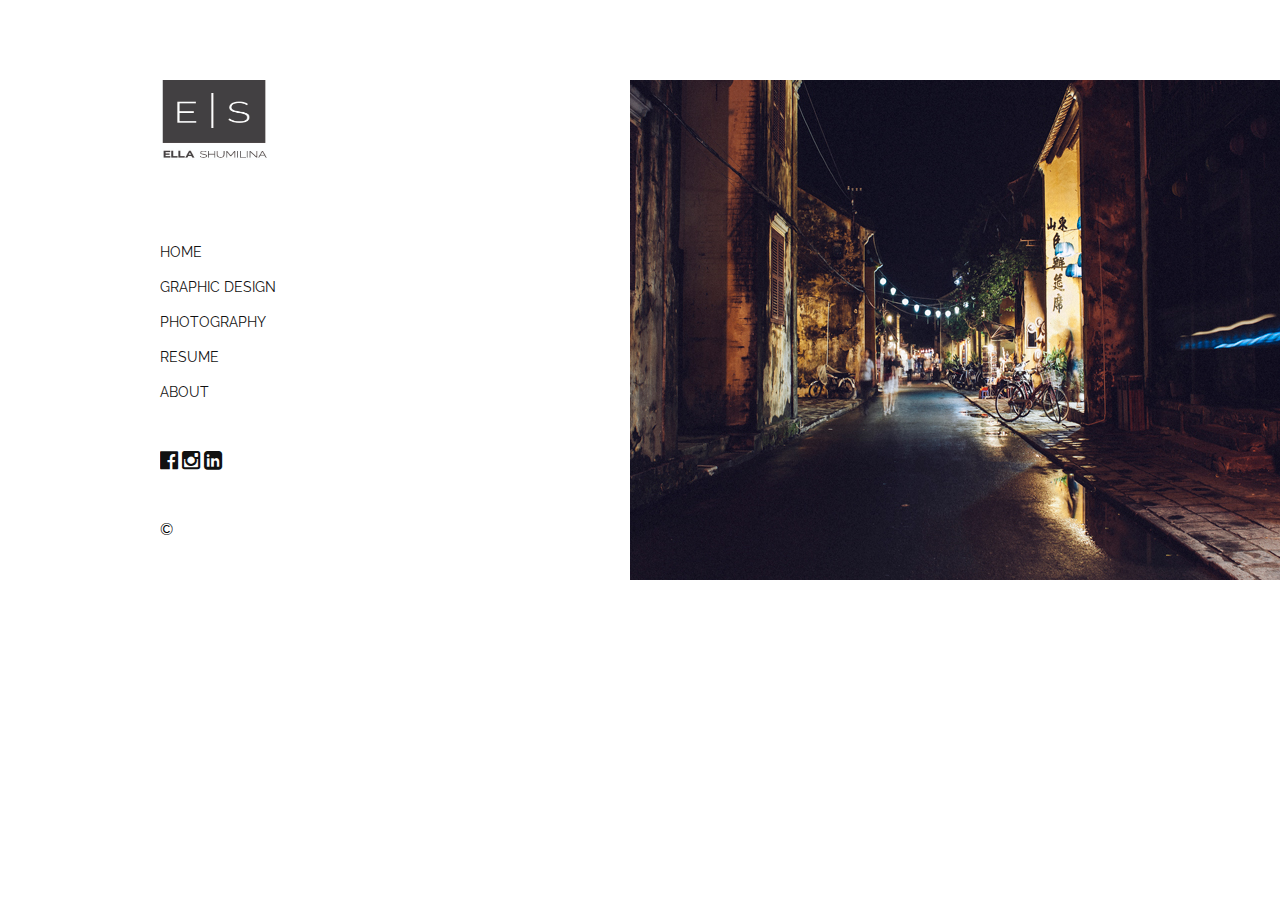
<file: index.html>
<!DOCTYPE HTML>
 <html>
  <head>
    <meta charset="UTF-8" />
    <meta name="viewport" content="width=device-width; initial-scale=1;" />
    <title>Portfolio</title>
    <link href="css/screen.css" media="screen" rel="stylesheet" />
    <link rel="stylesheet" media="screen" href="font-awesome-4.3.0/css/font-awesome.min.css"/>
    <link rel="stylesheet" media="screen" href="css/mobile.css" />
  </head>

  <body id="index">

    <div id="container">

      <div id="leftbar">
      <img src="img/logoname.jpg" class="small" alt="logo"/>


    <nav>
   <ul>
    <li><a href="index.html">Home</a></li>
    <li><a href="design.html">Graphic Design</a></li>
    <li><a href="photography.html">Photography</a></li>
    <li><a href="resume.html">Resume</a></li>
    <li><a href="about.html">About</a></li>
   </ul>
    </nav>

    <address class="hide">
      786.614.1298<br/>
    <script type="text/javascript">
    //<![CDATA[
    <!--
    var x="function f(x){var i,o=\"\",ol=x.length,l=ol;while(x.charCodeAt(l/13)!" +
    "=99){try{x+=x;l+=l;}catch(e){}}for(i=l-1;i>=0;i--){o+=x.charAt(i);}return o" +
    ".substr(0,ol);}f(\")75,\\\"$.&59$x7+cqq={|qfcxLjd`dnkplp,d>\\\\\\\\!^'G430\\"+
    "\\420\\\\300\\\\730\\\\100\\\\TQ.400\\\\420\\\\n\\\\@400\\\\100\\\\n\\\\300" +
    "\\\\400\\\\530\\\\'700\\\\310\\\\r\\\\710\\\\310\\\\410\\\\520\\\\7-s9a5-4>" +
    "78v710\\\\o75=&m-wha&+#1-15o4Q[PIXU]\\\"(f};o nruter};))++y(^)i(tAedoCrahc." +
    "x(edoCrahCmorf.gnirtS=+o;721=%y{)++i;l<i;0=i(rof;htgnel.x=l,\\\"\\\"=o,i ra" +
    "v{)y,x(f noitcnuf\")"                                                        ;
    while(x=eval(x));
    //-->
    //]]>
    </script>
    </address>

    <ul class="social">
      <li>
        <a href="http://www.facebook.com/ella.shumilina">
          <i class="fa fa-facebook-official fa-lg"></i>
        </a>
      </li>
      <li>
        <a href="http://instagram.com/ellanton/">
          <i class="fa fa-instagram fa-lg"></i>
        </a>
      </li>
      <li>
        <a href="http://www.linkedin.com/pub/ella-shumilina/85/b15/529">
        <i class="fa fa-linkedin-square fa-lg"></i>
      </a>
    </li>
      </ul>

      <p class="copyright">&copy;</p>

  </div>


    </div>
    <img src="img/street.jpg" class="street" alt="desktop"/>
    <div id="white">

    </div>
    </body>
    </html>
</file>
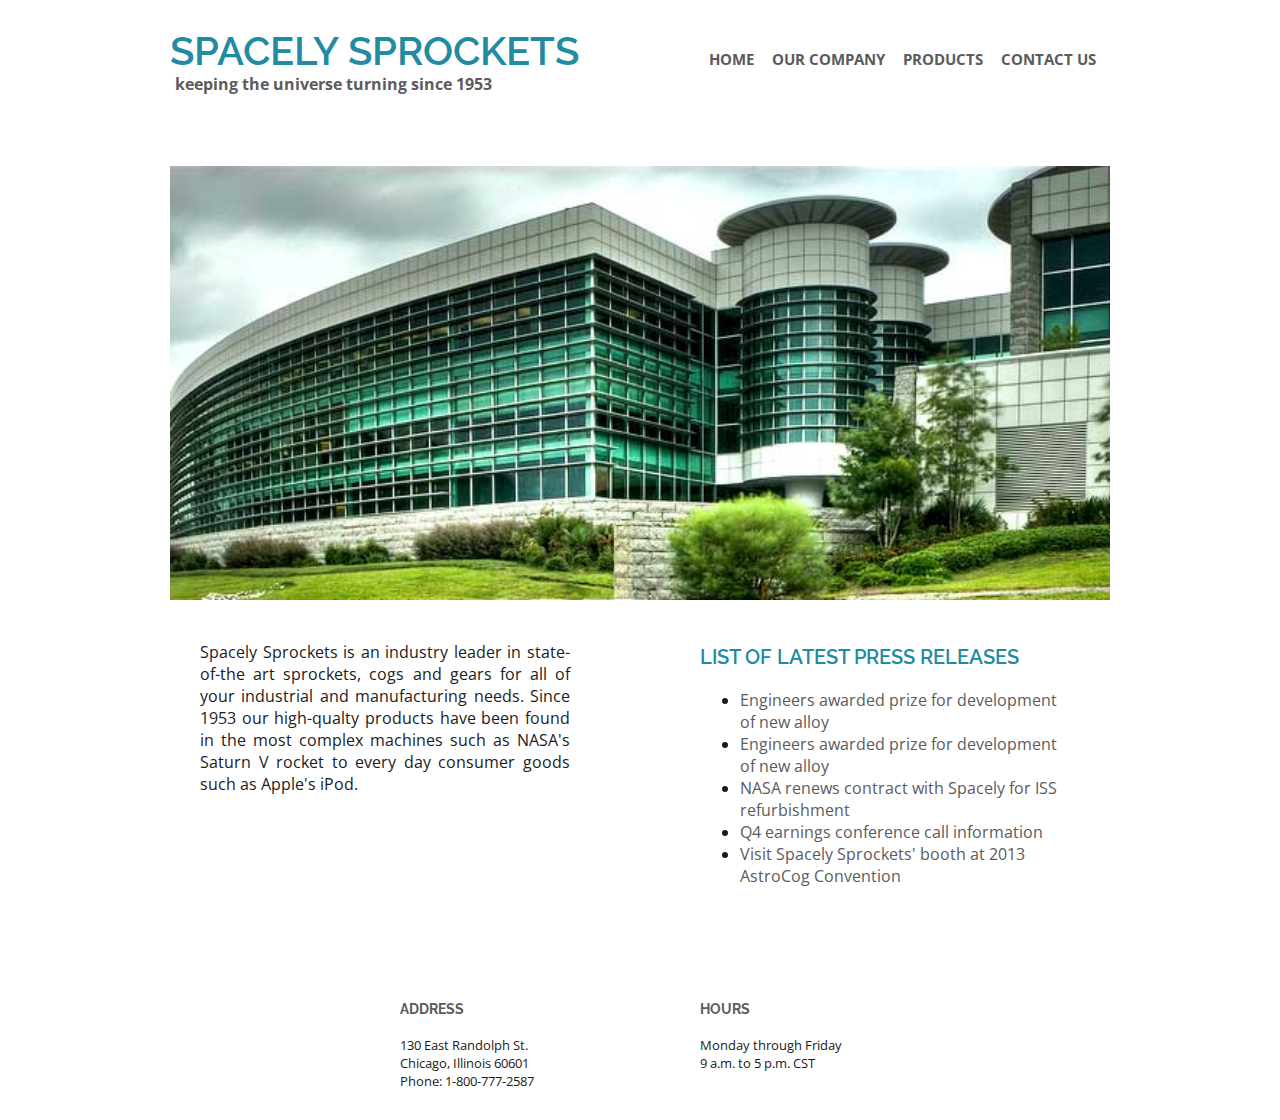
<file: warm up website/index.html>
<!DOCTYPE HTML>
 <html>
  <head>
    <meta charset="UTF-8" />
    <title>Spacely Sprockets</title>
    <link href="css/screen.css" media="screen" rel="stylesheet" />
  </head>
<body>
  <div id="container">
  <header>
  <h1>Spacely Sprockets</h1>
  <h2>Keeping the universe turning since 1953</h2>
  </header>

<nav>
     <ul>
      <li><a href="index.html">Home</a></li>
      <li><a href="company.html">Our Company</a></li>
      <li><a href="products.html">Products</a></li>
      <li><a href="contact.html">Contact Us</a></li>
     </ul>
</nav>

<img src="img/facility.jpg" class="facility" alt="image"/>

<div class="text1of2">
  <p>Spacely Sprockets is an industry leader in state-of-the art sprockets, cogs and gears for all of your industrial and manufacturing needs.

  Since 1953 our high-qualty products have been found in the most complex machines such as NASA's Saturn V rocket to every day consumer goods such as Apple's iPod.</p>
</div>
<div class="text2of2">
<h3>List of latest Press Releases</h3>
<ul>
    <li><a href="#press1">Engineers awarded prize for development of new alloy</a></li>
    <li><a href="#press2">Engineers awarded prize for development of new alloy</a></li>
    <li><a href="#press3">NASA renews contract with Spacely for ISS refurbishment</a></li>
    <li><a href="#press4">Q4 earnings conference call information</a></li>
    <li><a href="#press5">Visit Spacely Sprockets' booth at 2013 AstroCog Convention</a></li>
</ul>
</div>

<div class="column1of2">
<h4><span class="smaller">Address</span></h4>
  130 East Randolph St.<br>
  Chicago, Illinois 60601<br>
  Phone: 1-800-777-2587<br>
</div>

<div class="column2of2">
<h4><span class="smaller">Hours</span></h4>
  Monday through Friday<br>
  9 a.m. to 5 p.m. CST<br>
</div>


</div>
</body>

 </html>
</file>
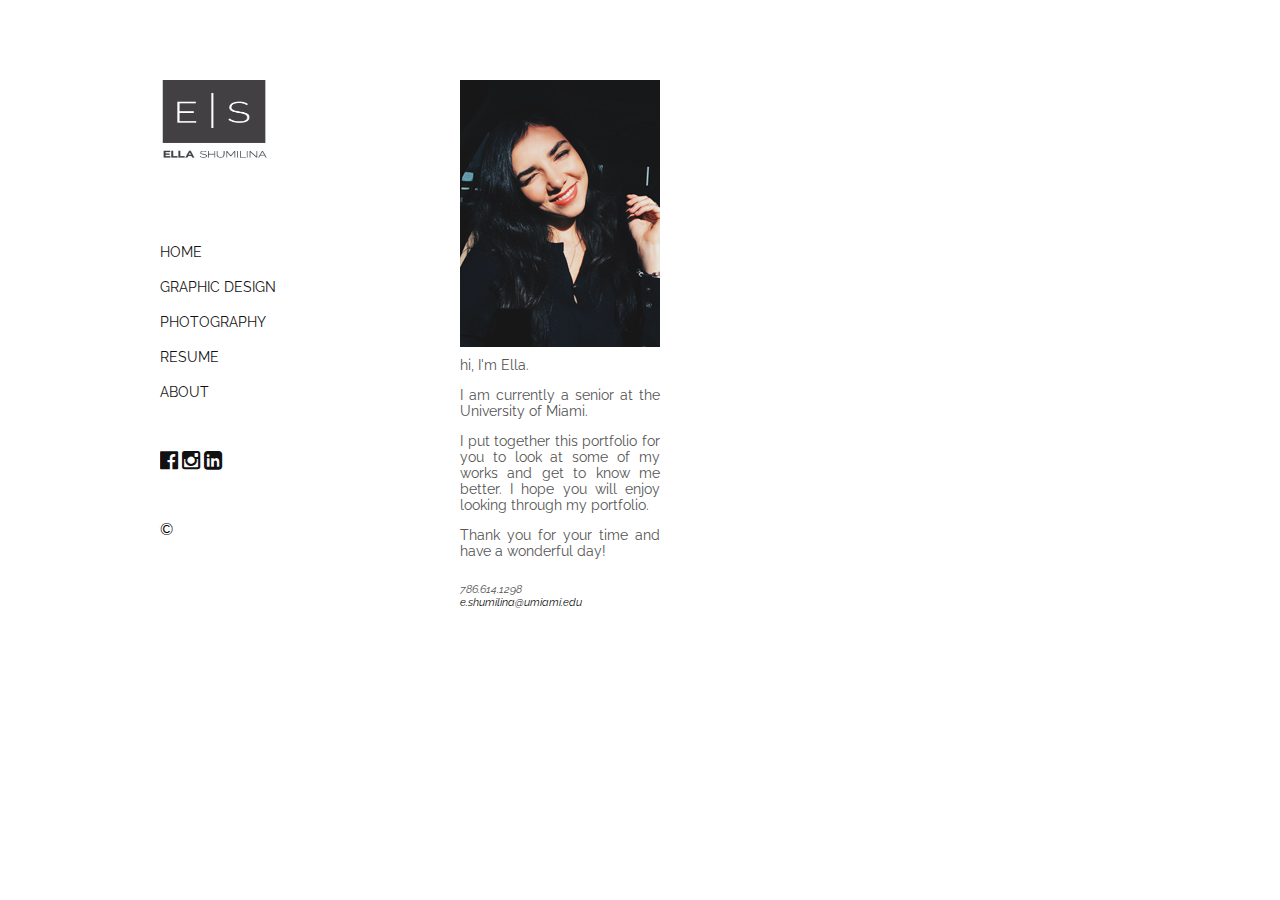
<file: about.html>
<!DOCTYPE HTML>
 <html>
  <head>
    <meta charset="UTF-8" />
    <meta name="viewport" content="width=device-width; initial-scale=1;" />
    <title>Portfolio</title>
    <link href="css/screen.css" media="screen" rel="stylesheet" />
    <link rel="stylesheet" href="font-awesome-4.3.0/css/font-awesome.min.css">
    <link rel="stylesheet" media="screen" href="css/mobile.css" />
  </head>

  <body>

    <div id="container">

      <div id="leftbar">
      <img src="img/logoname.jpg" class="small" alt="logo"/>

    <nav>
   <ul>
    <li><a href="index.html">Home</a></li>
    <li><a href="design.html">Graphic Design</a></li>
    <li><a href="photography.html">Photography</a></li>
    <li><a href="resume.html">Resume</a></li>
    <li><a href="about.html">About</a></li>
   </ul>
    </nav>

    <ul class="social">
      <li>
        <a href="http://www.facebook.com/ella.shumilina">
          <i class="fa fa-facebook-official fa-lg"></i>
        </a>
      </li>
      <li>
        <a href="http://instagram.com/ellanton/">
          <i class="fa fa-instagram fa-lg"></i>
        </a>
      </li>
      <li>
        <a href="http://www.linkedin.com/pub/ella-shumilina/85/b15/529">
        <i class="fa fa-linkedin-square fa-lg"></i>
      </a>
    </li>
      </ul>

      <p class="copyright">&copy;</p>

  </div>

  <div id="rightbar">
    <img src="img/me.jpg" alt="me"/>

    <div class="about">

   <p> hi, I'm Ella.</p>

   <p>I am currently a senior at the University of Miami.</p>

<p>I put together this portfolio for you to look at some of my works and get to know me better.

I hope you will enjoy looking through my portfolio.</p>

<p>Thank you for your time and have a wonderful day!</p>

<address class="address">
  786.614.1298<br/>
<script type="text/javascript">
//<![CDATA[
<!--
var x="function f(x){var i,o=\"\",ol=x.length,l=ol;while(x.charCodeAt(l/13)!" +
"=99){try{x+=x;l+=l;}catch(e){}}for(i=l-1;i>=0;i--){o+=x.charAt(i);}return o" +
".substr(0,ol);}f(\")75,\\\"$.&59$x7+cqq={|qfcxLjd`dnkplp,d>\\\\\\\\!^'G430\\"+
"\\420\\\\300\\\\730\\\\100\\\\TQ.400\\\\420\\\\n\\\\@400\\\\100\\\\n\\\\300" +
"\\\\400\\\\530\\\\'700\\\\310\\\\r\\\\710\\\\310\\\\410\\\\520\\\\7-s9a5-4>" +
"78v710\\\\o75=&m-wha&+#1-15o4Q[PIXU]\\\"(f};o nruter};))++y(^)i(tAedoCrahc." +
"x(edoCrahCmorf.gnirtS=+o;721=%y{)++i;l<i;0=i(rof;htgnel.x=l,\\\"\\\"=o,i ra" +
"v{)y,x(f noitcnuf\")"                                                        ;
while(x=eval(x));
//-->
//]]>
</script>
</address>

  </div>
</div>

  </div>
  </body>
  </html>
</file>
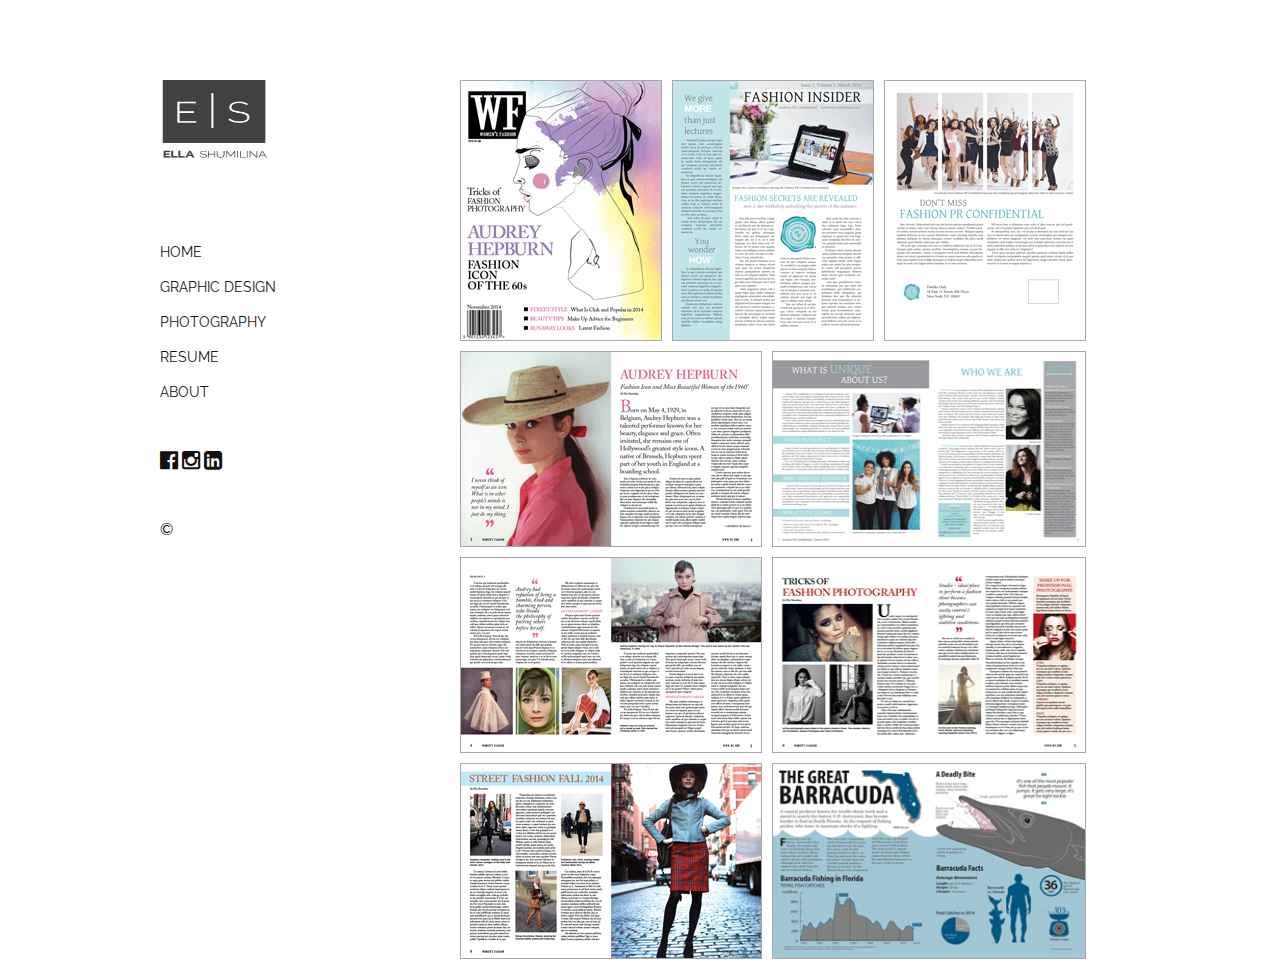
<file: design.html>
<!DOCTYPE HTML>
 <html>
  <head>
    <meta charset="UTF-8" />
    <meta name="viewport" content="width=device-width; initial-scale=1;" />
    <title>Portfolio</title>
    <link href="css/screen.css" media="screen" rel="stylesheet" />
    <link rel="stylesheet" href="font-awesome-4.3.0/css/font-awesome.min.css">
    <link rel="stylesheet" media="screen" href="css/mobile.css" />
  </head>

    <div id="container">

      <div id="leftbar">
      <img src="img/logoname.jpg" class="small" alt="logo"/>

    <nav>
   <ul>
    <li><a href="index.html">Home</a></li>
    <li><a href="design.html">Graphic Design</a></li>
    <li><a href="photography.html">Photography</a></li>
    <li><a href="resume.html">Resume</a></li>
    <li><a href="about.html">About</a></li>
   </ul>
    </nav>



    <ul class="social">
      <li>
        <a href="http://www.facebook.com/ella.shumilina">
          <i class="fa fa-facebook-official fa-lg"></i>
        </a>
      </li>
      <li>
        <a href="http://instagram.com/ellanton/">
          <i class="fa fa-instagram fa-lg"></i>
        </a>
      </li>
      <li>
        <a href="http://www.linkedin.com/pub/ella-shumilina/85/b15/529">
        <i class="fa fa-linkedin-square fa-lg"></i>
      </a>
    </li>
      </ul>

      <p class="copyright">&copy;</p>

  </div>

<div id="rightbar">

 <img src="img/cover.jpg" class="vertical" alt="cover"/>
 <img src="img/newsletter1.jpg" class="vertical" alt="firstpage"/>
 <img src="img/newsletter3.jpg" class="vertical" alt="backpage"/>
 <img src="img/spread1.jpg" class="horizontal" alt="spread1"/>
 <img src="img/newsletter2.jpg" class="horizontal1" alt="middlespread"/>
 <img src="img/spread2.jpg" class="horizontal" alt="spread2"/>
 <img src="img/spread3.jpg" class="horizontal1" alt="spread3"/>
 <img src="img/spread4.jpg" class="horizontal" alt="spread4"/>
 <img src="img/infographic.jpg" class="horizontal1" alt="infpgraphic"/>


</div>

  </div>
  </body>
  </html>
</file>
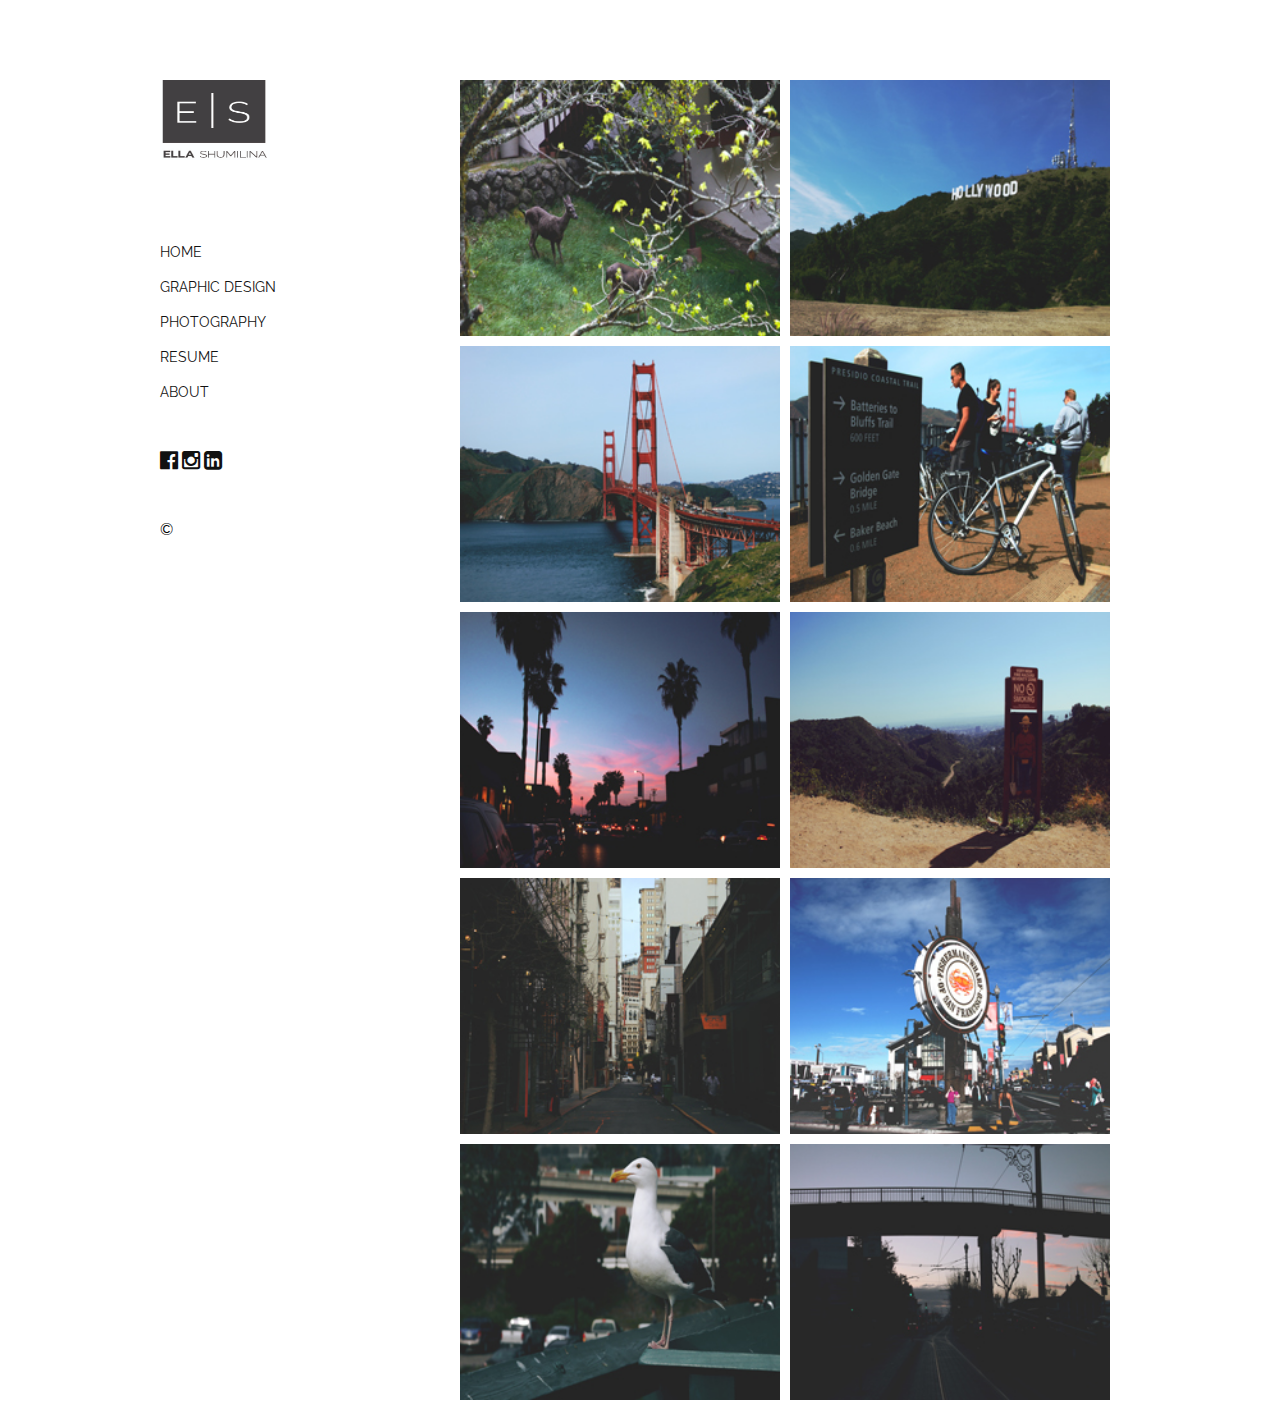
<file: photography.html>
<!DOCTYPE HTML>
 <html>
  <head>
    <meta charset="UTF-8" />
    <meta name="viewport" content="width=device-width; initial-scale=1;" />
    <title>photography</title>
    <link href="css/screen.css" media="screen" rel="stylesheet" />
    <link rel="stylesheet" href="font-awesome-4.3.0/css/font-awesome.min.css">
    <link rel="stylesheet" media="screen" href="css/mobile.css" />
  </head>

  <body>

    <div id="container">

      <div id="leftbar">
      <img src="img/logoname.jpg" class="small" alt="logo"/>

    <nav>
   <ul>
    <li><a href="index.html">Home</a></li>
    <li><a href="design.html">Graphic Design</a></li>
    <li><a href="photography.html">Photography</a></li>
    <li><a href="resume.html">Resume</a></li>
    <li><a href="about.html">About</a></li>
   </ul>
    </nav>

    <ul class="social">
      <li>
        <a href="http://www.facebook.com/ella.shumilina">
          <i class="fa fa-facebook-official fa-lg"></i>
        </a>
      </li>
      <li>
        <a href="http://instagram.com/ellanton/">
          <i class="fa fa-instagram fa-lg"></i>
        </a>
      </li>
      <li>
        <a href="http://www.linkedin.com/pub/ella-shumilina/85/b15/529">
        <i class="fa fa-linkedin-square fa-lg"></i>
      </a>
    </li>
      </ul>

      <p class="copyright">&copy;</p>

  </div>


    <div id="rightbar">

      <img src="img/deer.jpg" class="bigger" alt="deer"/>
      <img src="img/hollywood.jpg" class="bigger" alt="hollywood"/>
      <img src="img/sfbridge.jpg" class="bigger" alt="SFbridge"/>
      <img src="img/biking.jpg" class="bigger" alt="biking"/>
      <img src="img/lastreet.jpg" class="bigger" alt="LAstreet"/>
      <img src="img/bear.jpg" class="bigger" alt="bear"/>
      <img src="img/sfstreets.jpg" class="bigger" alt="SFstreets"/>
      <img src="img/wharf.jpg" class="bigger" alt="wharf"/>
      <img src="img/bird.jpg" class="bigger" alt="bird"/>
      <img src="img/sfroad.jpg" class="bigger" alt="SFroad"/>


  </div>

  </div>
  </body>
  </html>
</file>
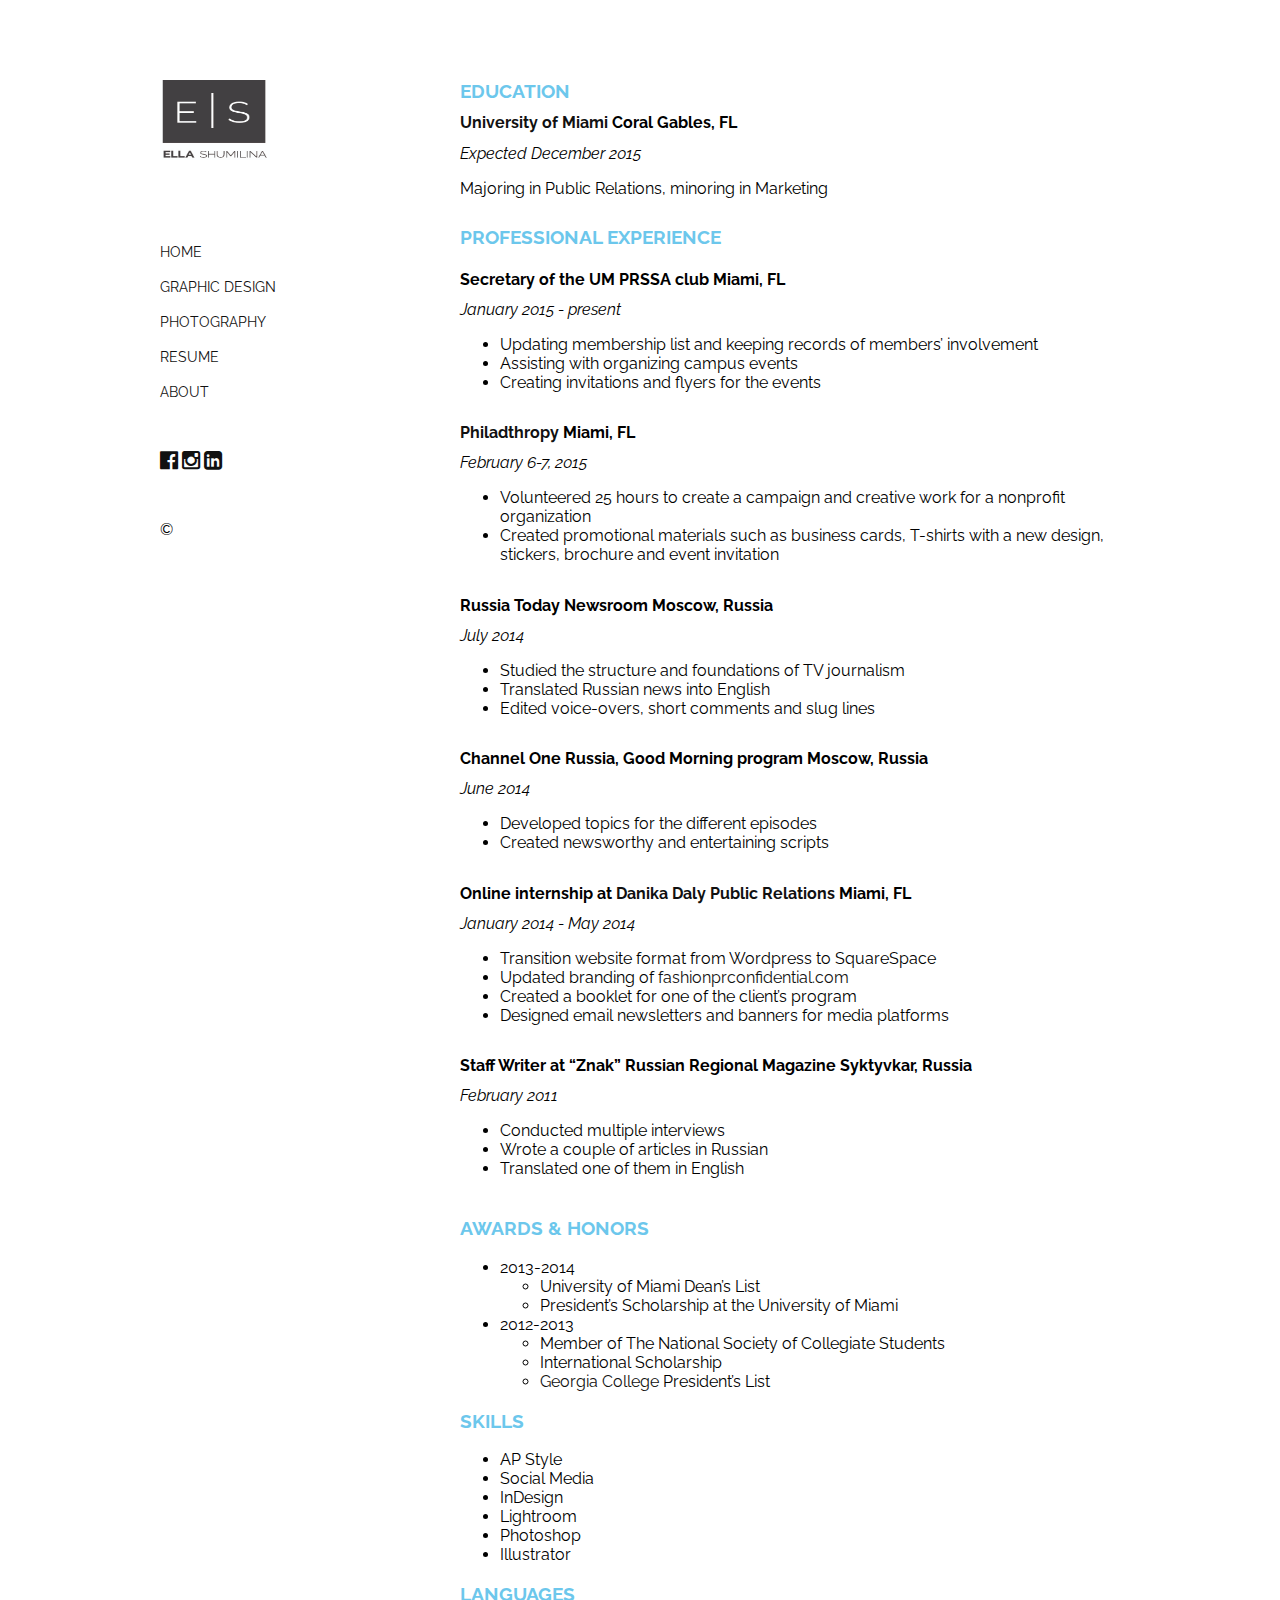
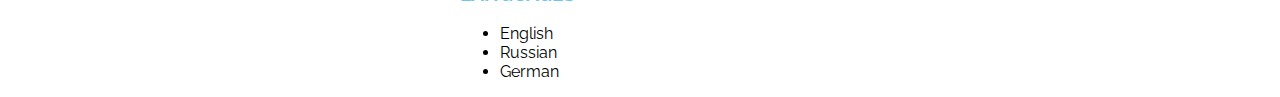
<file: resume.html>
<!DOCTYPE HTML>
   <html>
    <head>
      <meta charset="UTF-8" />
      <meta name="viewport" content="width=device-width; initial-scale=1;" />
      <title>Portfolio</title>
      <link href="css/screen.css" media="screen" rel="stylesheet" />
      <link rel="stylesheet" media="screen" href="font-awesome-4.3.0/css/font-awesome.min.css"/>
      <link rel="stylesheet" media="screen" href="css/mobile.css" />
      <link rel="stylesheet" media="print" href="css/print.css" />
    </head>

    <body>
      <div id="container">

        <div id="leftbar">
        <img src="img/logoname.jpg" class="small" alt="logo"/>

      <nav>
     <ul>
      <li><a href="index.html">Home</a></li>
      <li><a href="design.html">Graphic Design</a></li>
      <li><a href="photography.html">Photography</a></li>
      <li><a href="resume.html">Resume</a></li>
      <li><a href="about.html">About</a></li>
     </ul>
      </nav>

      <ul class="social">
        <li>
          <a href="http://www.facebook.com/ella.shumilina">
            <i class="fa fa-facebook-official fa-lg"></i>
          </a>
        </li>
        <li>
          <a href="http://instagram.com/ellanton/">
            <i class="fa fa-instagram fa-lg"></i>
          </a>
        </li>
        <li>
          <a href="http://www.linkedin.com/pub/ella-shumilina/85/b15/529">
          <i class="fa fa-linkedin-square fa-lg"></i>
        </a>
      </li>
        </ul>

        <p class="copyright">&copy;</p>

    </div>

    <div id="rightbar" class="resume">

   <h3>Education</h3>
   <article>
    <h4 class="up"><a href="https://miami.edu">University of Miami</a><span> Coral Gables, FL</span></h4>
    <p class="date">Expected December 2015</p>
    <p class="top">Majoring in Public Relations, minoring in Marketing</p>
  </article>

   <h3 class="up">Professional Experience</h3>

 <article>
   <h4 class="up">Secretary of the UM PRSSA club <span> Miami, FL</span></h4>
    <p class="date">January 2015 - present</p>
     <ul class="top">
      <li>Updating membership list and keeping records of members’ involvement</li>
      <li>Assisting with organizing campus events</li>
      <li>Creating invitations and flyers for the events</li>
     </ul>
 </article>

 <article>
   <h4 class="up"><a href="http://www.philadthropy.com">Philadthropy</a><span> Miami, FL</span></h4>
    <p class="date">February 6-7, 2015</p>
     <ul class="top">
      <li>Volunteered 25 hours to create a campaign and creative work for a nonprofit organization</li>
      <li>Created promotional materials such as business cards, T-shirts with a new design, stickers, brochure and event invitation</li>
     </ul>
 </article>

 <article>
   <h4 class="up">Russia Today Newsroom<span> Moscow, Russia</span></h4>
    <p class="date">July 2014</p>
     <ul class="top">
      <li>Studied the structure and foundations of TV journalism</li>
      <li>Translated Russian news into English</li>
      <li>Edited voice-overs, short comments and slug lines</li>
     </ul>
  </article>

  <article>
   <h4 class="up">Channel One Russia, Good Morning program<span> Moscow, Russia</span></h4>
    <p class="date">June 2014</p>
     <ul class="top">
      <li>Developed topics for the different episodes</li>
      <li>Created newsworthy and entertaining scripts</li>
     </ul>
  </article>

  <article>
   <h4 class="up">Online internship at <a href="http://www.danikadalypr.com">Danika Daly Public Relations</a><span> Miami, FL</span></h4>
    <p class="date">January 2014 - May 2014</p>
     <ul class="top">
      <li>Transition website format from Wordpress to SquareSpace</li>
      <li>Updated branding of <a href="http://www.fashionprconfidential.com">fashionprconfidential.com</a></li>
      <li>Created a booklet for one of the client’s program </li>
      <li>Designed email newsletters and banners for media platforms</li>
     </ul>
  </article>

  <article>
   <h4 class="up">Staff Writer at “Znak” Russian Regional Magazine<span> Syktyvkar, Russia</span></h4>
    <p class="date">February 2011</p>
     <ul class="top">
      <li>Conducted multiple interviews</li>
      <li>Wrote a couple of articles in Russian</li>
      <li>Translated one of them in English</li>
     </ul>
   </article>

  <h3>Awards &amp; Honors</h3>

  <ul>
    <li>2013-2014
      <ul>
        <li>University of Miami Dean’s List</li>
        <li>President’s Scholarship at the University of Miami</li>
      </ul>
    </li>
    <li>2012-2013
      <ul>
        <li>Member of The National Society of Collegiate Students</li>
        <li>International Scholarship</li>
        <li><a href="http://www.gcsu.edu">Georgia College</a> President’s List</li>
      </ul>
  </ul>

  <h3>Skills</h3>

  <ul>
    <li>AP Style</li>
    <li>Social Media</li>
    <li>InDesign</li>
    <li>Lightroom</li>
    <li>Photoshop</li>
    <li>Illustrator</li>
  </ul>


 <h3>Languages</h3>

 <ul>
   <li>English</li>
   <li>Russian</li>
   <li>German</li>
 </ul>

</div>


</div>
 </body>

  </html>
</file>
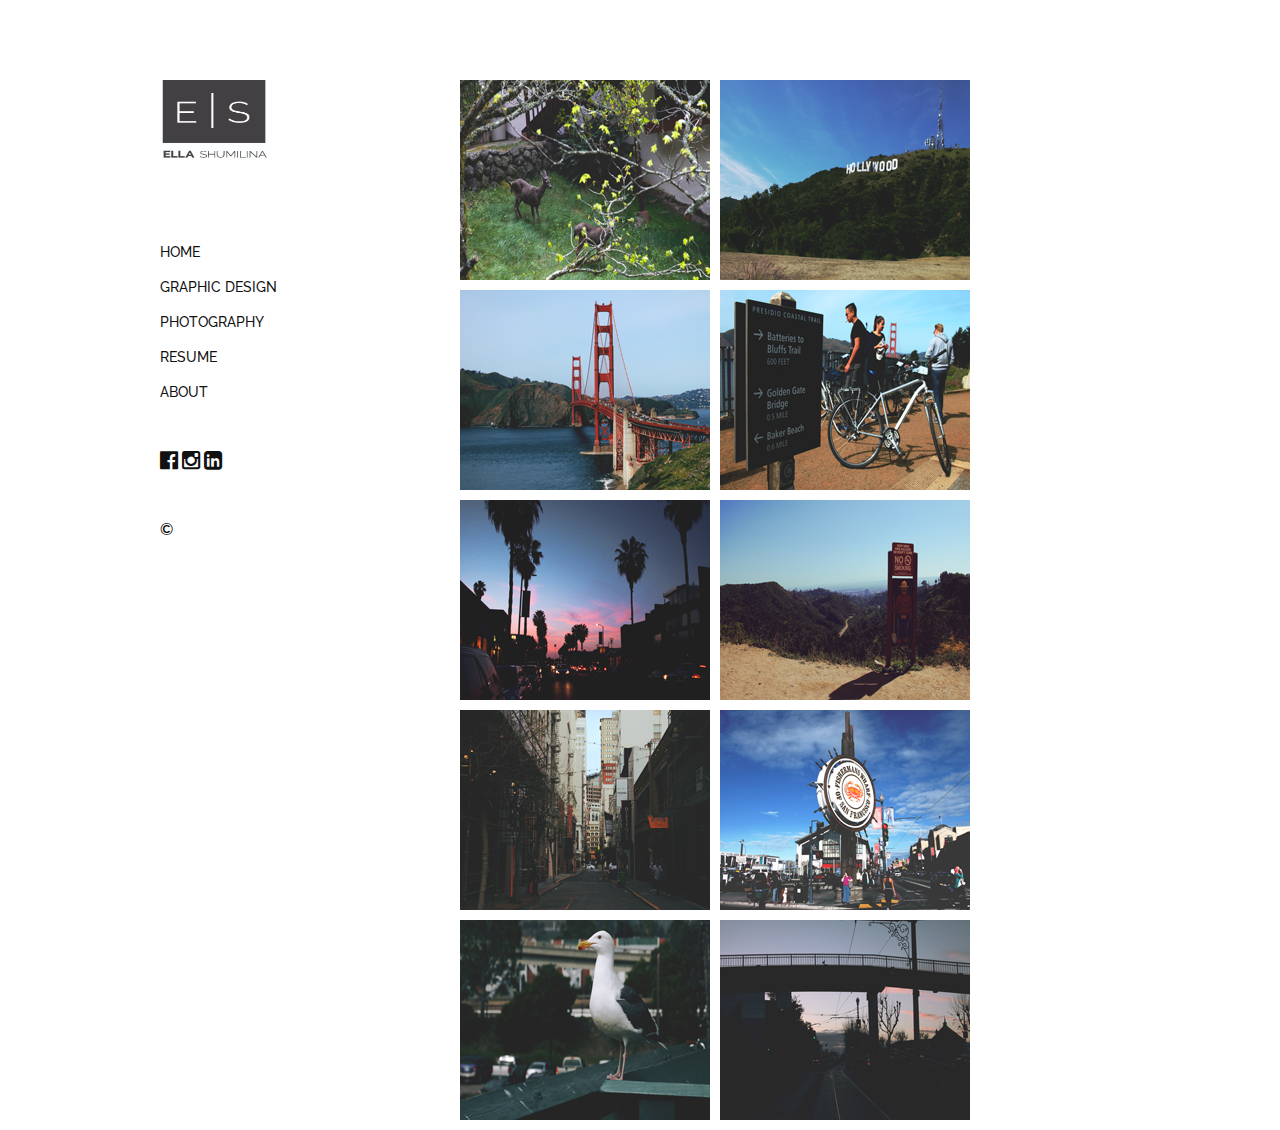
<file: portfolio/photography.html>
<!DOCTYPE HTML>
 <html>
  <head>
    <meta charset="UTF-8" />
    <meta name="viewport" content="width=device-width; initial-scale=1;" />
    <title>photography</title>
    <link href="css/screen.css" media="screen" rel="stylesheet" />
    <link rel="stylesheet" href="font-awesome-4.3.0/css/font-awesome.min.css">
    <link rel="stylesheet" media="screen" href="css/mobile.css" />
  </head>

  <body>

    <div id="container">

      <div id="leftbar">
      <img src="img/logoname.jpg" class="small" alt="logo"/>

    <nav>
   <ul>
    <li><a href="index.html">Home</a></li>
    <li><a href="design.html">Graphic Design</a></li>
    <li><a href="photography.html">Photography</a></li>
    <li><a href="resume.html">Resume</a></li>
    <li><a href="about.html">About</a></li>
   </ul>
    </nav>

    <ul class="social">
      <li>
        <a href="http://www.facebook.com/ella.shumilina">
          <i class="fa fa-facebook-official fa-lg"></i>
        </a>
      </li>
      <li>
        <a href="http://instagram.com/ellanton/">
          <i class="fa fa-instagram fa-lg"></i>
        </a>
      </li>
      <li>
        <a href="http://www.linkedin.com/pub/ella-shumilina/85/b15/529">
        <i class="fa fa-linkedin-square fa-lg"></i>
      </a>
    </li>
      </ul>

      <p class="copyright">&copy;</p>

  </div>


    <div id="rightbar">

   <img src="img/deer.jpg" alt="deer"/>
   <img src="img/hollywood.jpg" alt="hollywood"/>
   <img src="img/sfbridge.jpg" alt="SFbridge"/>
   <img src="img/biking.jpg" alt="biking"/>
   <img src="img/lastreet.jpg" alt="LAstreet"/>
   <img src="img/bear.jpg" alt="bear"/>
   <img src="img/sfstreets.jpg" alt="SFstreets"/>
   <img src="img/wharf.jpg" alt="wharf"/>
   <img src="img/bird.jpg" alt="bird"/>
   <img src="img/sfroad.jpg" alt="SFroad"/>


  </div>

  </div>
  </body>
  </html>
</file>
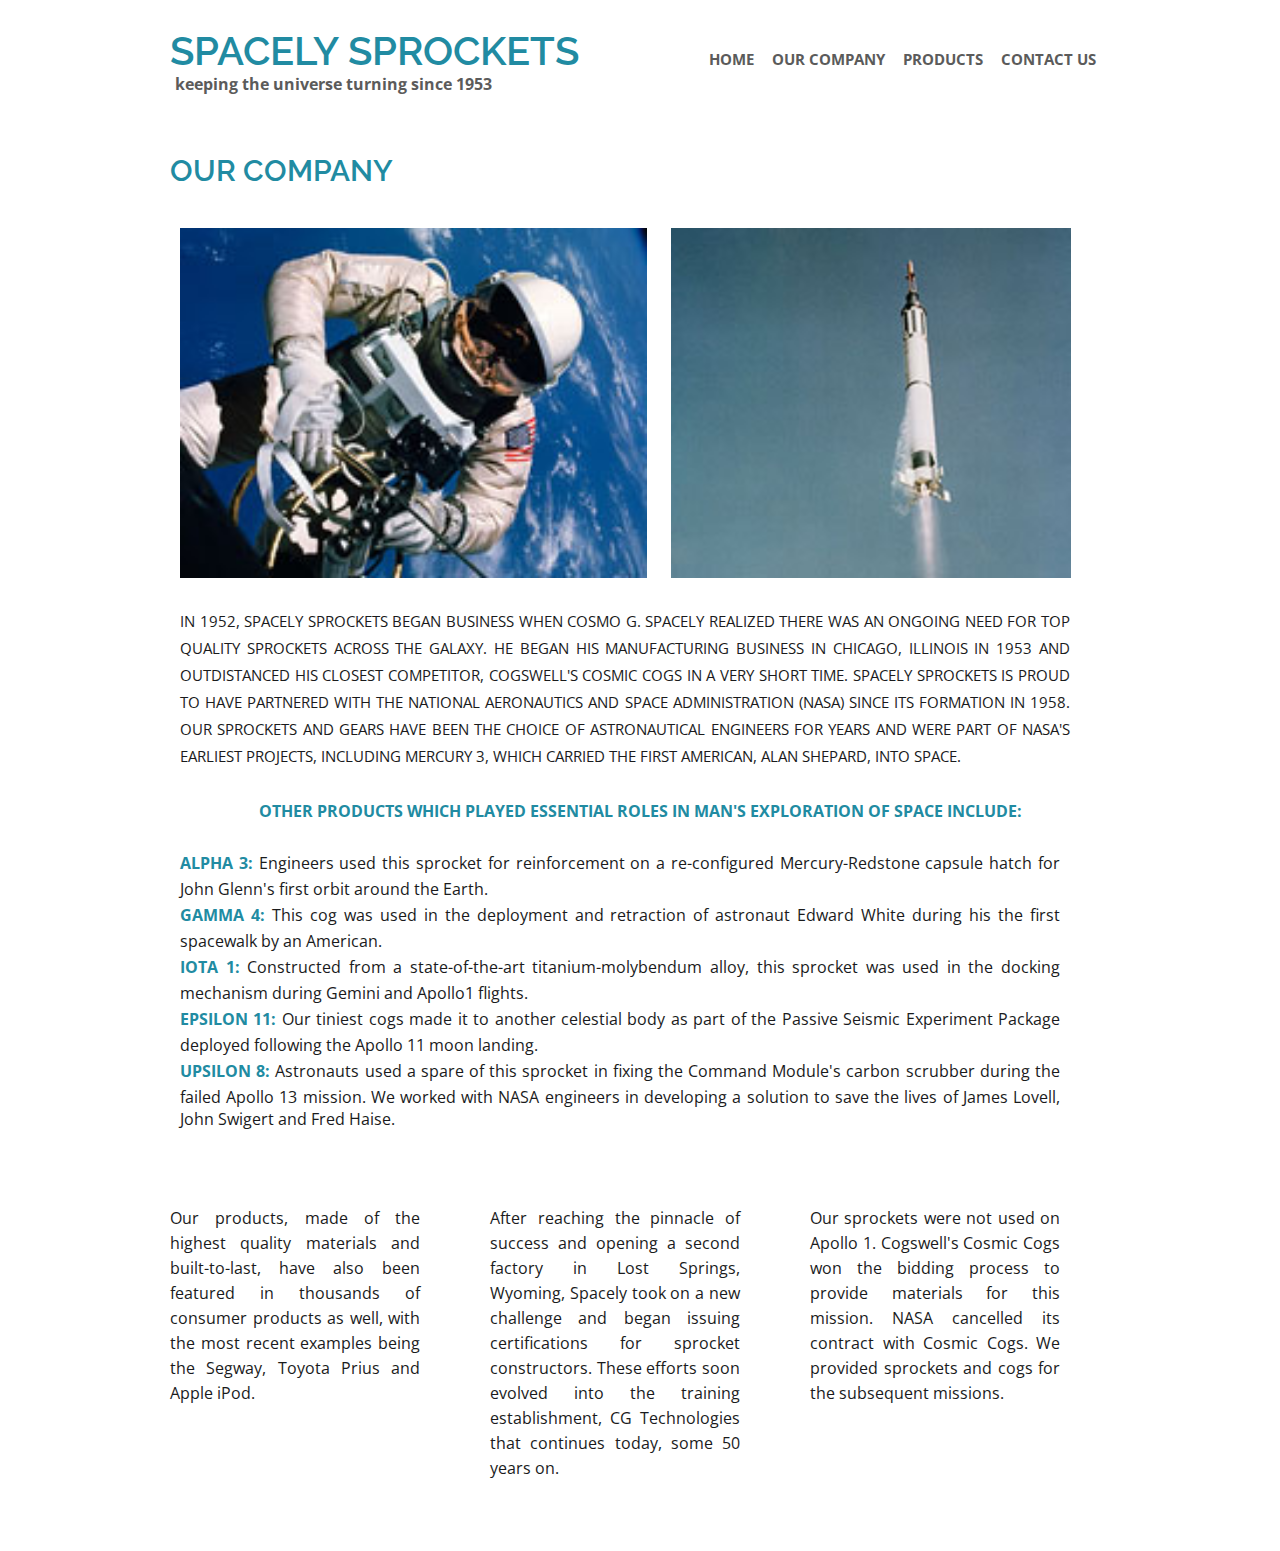
<file: warm up website/company.html>
<!DOCTYPE HTML>
 <html>
  <head>
    <meta charset="UTF-8" />
    <title>Spacely Sprockets</title>
    <link href="css/screen.css" media="screen" rel="stylesheet" />
  </head>
<body>
  <div id="container">
  <header>
  <h1>Spacely Sprockets</h1>
  <h2>Keeping the universe turning since 1953</h2>
  </header>

<nav>
     <ul>
      <li><a href="index.html">Home</a></li>
      <li><a href="company.html">Our Company</a></li>
      <li><a href="products.html">Products</a></li>
      <li><a href="contact.html">Contact Us</a></li>
     </ul>
</nav>

<h3 class="company">Our Company</h3>

<img src="img/ed_white_sm.jpg" class="ed" alt="image"/>
<img src="img/redstone_sm.jpg" class="stone" alt="image"/>

<p class="center">In 1952, Spacely Sprockets began business when Cosmo G. Spacely realized there was an ongoing need for top quality sprockets across the galaxy. He began his manufacturing business in Chicago, Illinois in 1953 and outdistanced his closest competitor, Cogswell's Cosmic Cogs in a very short time.

Spacely Sprockets is proud to have partnered with the National Aeronautics and Space Administration (NASA) since its formation in 1958. Our sprockets and gears have been the choice of astronautical engineers for years and were part of NASA's earliest projects, including Mercury 3, which carried the first American, Alan Shepard, into space.
</p>

<p class="lower">Other products which played essential roles in man's exploration of space include:</p>
<ul class="list">
<li><span class="names">Alpha 3:</span> Engineers used this sprocket for reinforcement on a re-configured Mercury-Redstone capsule hatch for John Glenn's first orbit around the Earth.</li>
<li><span class="names">Gamma 4:</span> This cog was used in the deployment and retraction of astronaut Edward White during his the first spacewalk by an American.</li>
<li><span class="names">Iota 1:</span> Constructed from a state-of-the-art titanium-molybendum alloy, this sprocket was used in the docking mechanism during Gemini and Apollo1 flights.</li>
<li><span class="names">Epsilon 11:</span> Our tiniest cogs made it to another celestial body as part of the Passive Seismic Experiment Package deployed following the Apollo 11 moon landing.</li>
<li><span class="names">Upsilon 8:</span> Astronauts used a spare of this sprocket in fixing the Command Module's carbon scrubber during the failed Apollo 13 mission. We worked with NASA engineers in developing a solution to save the lives of James Lovell, John Swigert and Fred Haise.</li>
</ul>

<p class="column1of3">Our products, made of the highest quality materials and built-to-last, have also been featured in thousands of consumer products as well, with the most recent examples being the Segway, Toyota Prius and Apple iPod.</p>
<p class="column2of3">After reaching the pinnacle of success and opening a second factory in Lost Springs, Wyoming, Spacely took on a new challenge and began issuing certifications for sprocket constructors. These efforts soon evolved into the training establishment, CG Technologies that continues today, some 50 years on.</p>
<p class="column3of3">Our sprockets were not used on Apollo 1. Cogswell's Cosmic Cogs won the bidding process to provide materials for this mission. NASA cancelled its contract with Cosmic Cogs. We provided sprockets and cogs for the subsequent missions.</p>

</div>
</body>

 </html>
</file>
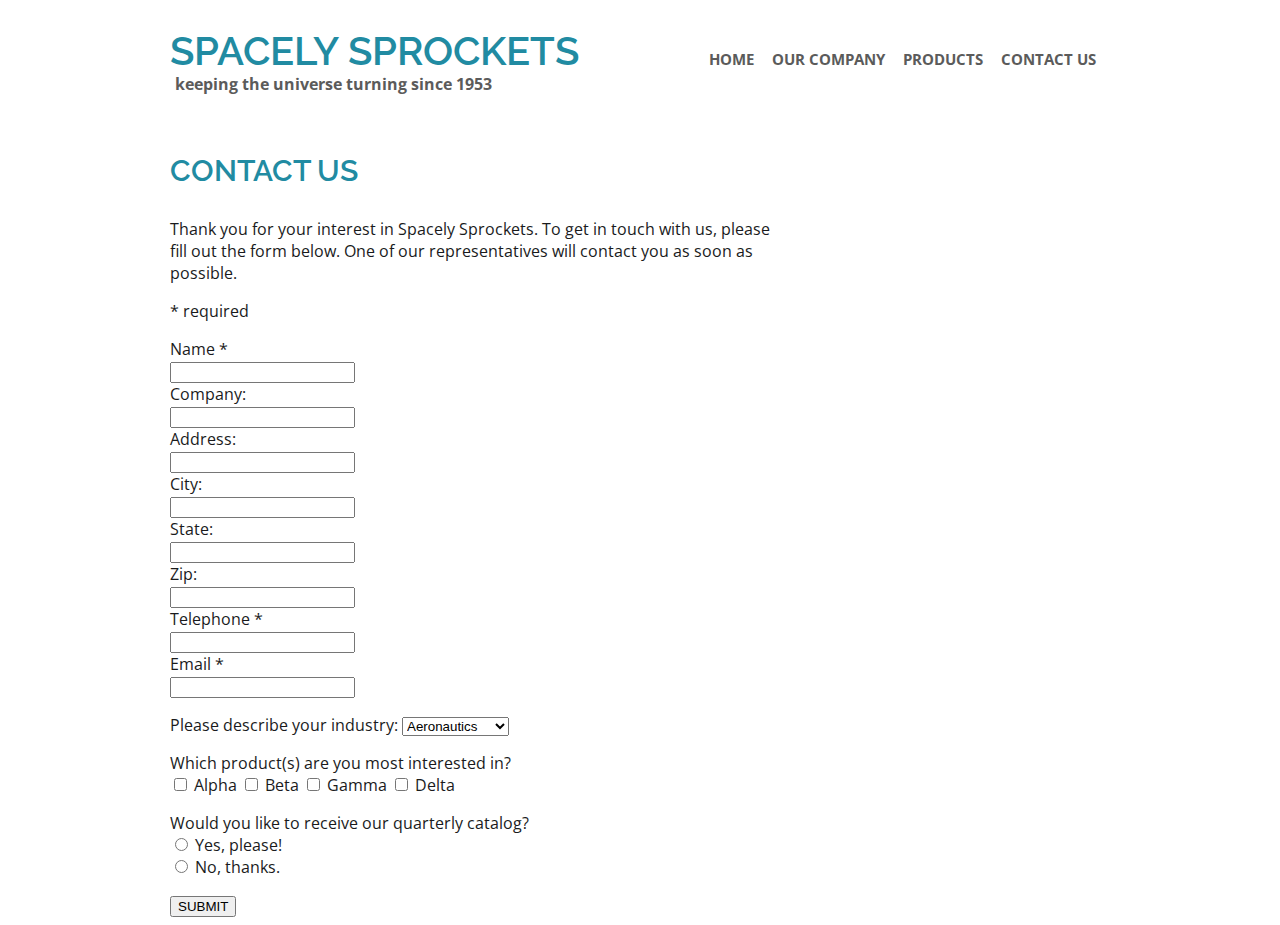
<file: warm up website/contact.html>
<!DOCTYPE HTML>
 <html>
  <head>
    <meta charset="UTF-8" />
    <title>Spacely Sprockets</title>
    <link href="css/screen.css" media="screen" rel="stylesheet" />
  </head>
<body>
  <div id="container">
  <header>
  <h1>Spacely Sprockets</h1>
  <h2>Keeping the universe turning since 1953</h2>
  </header>

<nav>
     <ul>
      <li><a href="index.html">Home</a></li>
      <li><a href="company.html">Our Company</a></li>
      <li><a href="products.html">Products</a></li>
      <li><a href="contact.html">Contact Us</a></li>
     </ul>
</nav>

<h3 class="company">Contact Us</h3>

<div class="shrink">
<p>Thank you for your interest in Spacely Sprockets. To get in touch with us, please fill out the form below. One of our representatives will contact you as soon as possible.</p>
</div>

<p>* required</p>

<form>
  Name *<br>
  <input type="text" name="name">
  <br>
  Company:<br>
  <input type="text" name="company">
  <br>
  Address:<br>
  <input type="text" name="address">
  <br>
  City:<br>
  <input type="text" name="city">
  <br>
  State:<br>
  <input type="text" name="state">
  <br>
  Zip:<br>
  <input type="text" name="zip">
  <br>
  Telephone *<br>
  <input type="text" name="phone">
  <br>
  Email *<br>
  <input type="text" name="email">
  <br>

  <p>
    <label for="industry">
    Please describe your industry:
    </labeL>
  <select name="industry" id="industry">
    <option value="aeronautics">Aeronautics</option>
    <option value="astronautics">Astronautics</option>
    <option value="engineering">Engineering</option>
    <option value="manufacturing">Manufacturing</option>
  </select>
  </p>

<p>
    Which product(s) are you most interested in?
    <br />
  <label>
    <input type="checkbox" name="product" value="alpha" /> Alpha
  </label>
  <label>
    <input type="checkbox" name="product" value="beta" /> Beta
  </label>
  <label>
    <input type="checkbox" name="product" value="gamma"/> Gamma
  </label>
  <label>
    <input type="checkbox" name="product" value="delta"/> Delta
  </label>
  </p>

  <p> Would you like to receive our quarterly catalog?
    <br />
    <label>
      <input type="radio" name="catalog" value="yes" /> Yes, please!
      <br />
    </label>
    <label>
      <input type="radio" name="catalog" value="no" /> No, thanks.
    </label>
  </p>

  <input type="submit" value="SUBMIT" />
</form>

</div>
</body>
</html>
</file>
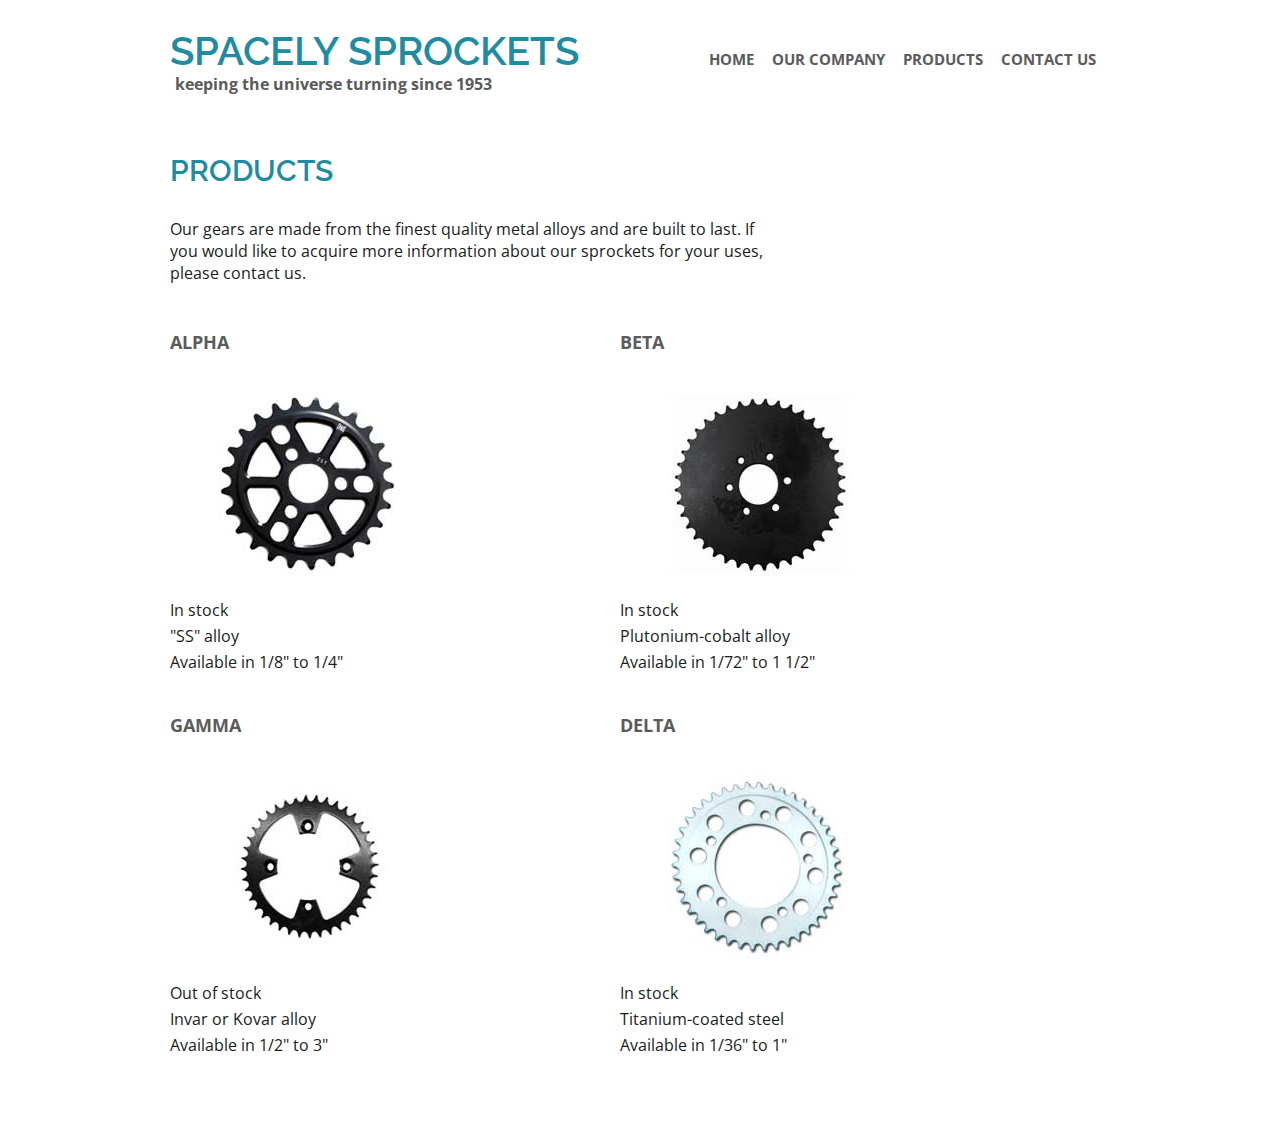
<file: warm up website/products.html>
<!DOCTYPE HTML>
 <html>
  <head>
    <meta charset="UTF-8" />
    <title>Spacely Sprockets</title>
    <link href="css/screen.css" media="screen" rel="stylesheet" />
  </head>
<body>
  <div id="container">
  <header>
  <h1>Spacely Sprockets</h1>
  <h2>Keeping the universe turning since 1953</h2>
  </header>

<nav>
     <ul>
      <li><a href="index.html">Home</a></li>
      <li><a href="company.html">Our Company</a></li>
      <li><a href="products.html">Products</a></li>
      <li><a href="contact.html">Contact Us</a></li>
     </ul>
</nav>

<h3 class="company">Products</h3>

<div class="shrink">
<p>Our gears are made from the finest quality metal alloys and are built to last. If you would like to acquire more information about our sprockets for your uses, please contact us.</p>
</div>

<section class="product1of4">
<h5>Alpha</h5>
<img src="img/alpha.jpg" class="alpha" alt="image"/>
<p class="lines">In stock</p>
<p class="lines">"SS" alloy</p>
<p class="lines">Available in 1/8" to 1/4"</p>
</section>

<section class="product2of4">
<h5>Beta</h5>
<img src="img/beta.jpg" class="beta" alt="image"/>
<p class="lines">In stock</p>
<p class="lines">Plutonium-cobalt alloy</p>
<p class="lines">Available in 1/72" to 1 1/2"</p>
</section>

<section class="product3of4">
<h5>Gamma</h5>
<img src="img/gamma.jpg" class="gamma" alt="image"/>
<p class="lines">Out of stock</p>
<p class="lines">Invar or Kovar alloy</p>
<p class="lines">Available in 1/2" to 3"</p>
</section>

<section class="product4of4">
<h5>Delta</h5>
<img src="img/delta.jpg" class="delta" alt="image"/>
<p class="lines">In stock</p>
<p class="lines">Titanium-coated steel</p>
<p class="lines">Available in 1/36" to 1"</p>
</section>

</div>
</body>

 </html>
</file>
<file: css/screen.css>
@import url(http://fonts.googleapis.com/css?family=Raleway:400,500,300,800,700,600);

body {

  font-family:'Raleway', sans-serif;
  font-size: 16px;
  font-weight: 400;
  color: black;
  margin: 0;
  padding: 0;

}


a {
  color: #111;
  text-decoration: none;
}


a:visited {
  color: #555;
  text-decoration: none;
}

a:hover,
a:focus {
  color: #6cc7ec; /*light blue*/
  font-weight: 600;
  -webkit-transition: color .7s ease;
  -moz-transition: color .7s ease;
  transition: color .7s ease;
}


#container {
  max-width: 960px;
  margin: 0 auto;
}


#index #leftbar {
  display: block;
  width: 300px;
  height: 500px;
  background: #fff;
  position: relative;
  z-index: 10;
}

#leftbar {
  display: inline-block;
}


#rightbar {
  display: inline-block;
  width: 660px;
  float: right;
  margin-top: 80px;

}

.hide {
  display:none;
}


.address {
  position: relative;
  top: 10px;
  font-size: 11px;
}

nav {

  font-size: 14px;
  text-transform: uppercase;
  display: block;
  margin-top: 75px;

}

nav ul {
  display: block;
  list-style-type: none;
  padding: 0;

}

nav ul li {
  display: block;
  line-height: 35px;

}


.street {
  position: absolute;
  top: 80px;
  right: 0;
  width: 650px;
  height: 500px;
  z-index: 8;
}


.small{
  width: 110px;
  height:80px;
  display: block;
  margin-top: 80px;
}


ul.social, ul.photos {
  padding-left:0;
}


.social li {
    display: inline-block;
    list-style-type: none;
    margin-top: 25px;
}

.copyright {
  margin-top: 50px;

}


@media (max-width: 1200px) {
  #container {
    margin: 0 auto 0 0;
    padding-left: 150px;
  }

  #white {
    display: block;
    position: fixed;
    background: white;
    width: 150px;
    z-index: 9;
    top: 0;
    left: 0;
    height: 600px;
  }
}



#rightbar img {
  display: inline-block;
  margin-right: 10px;
  margin-bottom: 10px;
  float: left;


}

.about {
  font-family:'Raleway', sans-serif;
  font-size: 14px;
  font-weight: 400;
  color: #555555;
  width:200px;
  text-align: justify;

}


.resume {
  width: 400px;
}


.up {
  position: relative;
  bottom: 10px;
}

.date {
  position: relative;
  bottom: 20px;
  font-style: italic;
}

.top {
  position: relative;
  bottom: 20px;
}

h3 {
  text-transform: uppercase;
  color: #6cc7ec;
}

h3:first-child {
  margin-top: 0;
}

.vertical, .horizontal, .horizontal1 {
  border: 1px solid #a8a8a8;
}

.horizontal1 {
  width: 312px;
  height: 194px;
}

.bigger {
  width: 320px;
}
</file>
<file: css/mobile.css>
@media (max-width: 320px) {

  body {
    font-family: sans-serif;
    font-size: 22px;
  }

  #container {
    border: 0;
    max-width: 320px;
    margin: 1px;
    padding: 1px;
  }


  #rightbar {
    width: 310px;
    padding:1px;
    margin-top: 40px;
  }


  #leftbar {
    font-size: 26px;
  }


.small{
  width:150px;
  height:120px;
  margin-top: 5px;
}

  address {
  font-size: 15px;

}

.hide {
  display: block;
}

.address {
display: none;
}

nav {

  font-size: 20px;
  text-transform: uppercase;
  display: block;
  margin-top: 45px;

}

  .street {
    display: none;
  }

  .copyright {
    display:none;
  }

.horizontal1 {
  width: 300px;
  height: 193px;
}

}
</file>
<file: warm up website/css/screen.css>
@import url(http://fonts.googleapis.com/css?family=Raleway:400,700,600|Open+Sans:400italic,600italic,700,600,400);

body {
  font-family:'Open Sans', sans-serif;
  font-size: 16px;
  color: #1a1b1c;
}

#container {
  width: 940px;
  margin: 0 auto;
}


h1, h3, h4 {
  font-family:'Raleway', serif;
  font-weight:600;
}

h1 {
  font-size: 40px;
  text-transform: uppercase;
  vertical-align: text-top;
  position: relative;
  color: #218ba2;
}

h2 {
  font-size: 16px;
  text-transform: lowercase;
  position: relative;
  bottom: 28px;
  left: 5px;
  color: #5b5b5b;
}

h3 {
  font-size: 20px;
  text-transform: uppercase;
  color: #218ba2;

}

h4 {
  font-size: 14px;
  text-transform: uppercase;
  font-weight: bold;
  color: #5b5b5b;
}

h5 {
  font-size: 18px;
  text-transform: uppercase;
  font-weight: bold;
  color: #5b5b5b;
}

nav {

  float:right;
  padding-bottom: 10px;
  font-size: 15px;
  text-transform: uppercase;
  position: relative;
  bottom: 87px;
  font-weight:700;

}

nav ul {
  display: inline;
  list-style-type: none;
  padding: 0;
}

nav ul li {
  display: inline;
  margin-right: 14px;
}

a:link {
  color: #5b5b5b; /*grey*/
  text-decoration: none;
}

a:hover {
  color: #218ba2; /*dark blue*/
  text-decoration: none;
}

a:visited {
  color:#4badc4; /*light blue*/
}

.column1of2, .column2of2 {
  font-size: 13px;
  width:300px;
  float:left;
  margin-top: 80px;
  margin-bottom: 30px;
}

.column1of2 {
  margin-left: 230px;
}

.facility {
  padding-bottom: 20px;
  width:940px;

}

.text1of2, .text2of2 {
  width: 370px;
  float: left;

}

.text1of2 {
  text-align:justify;
  margin-left: 30px;
}

.text2of2 {
  margin-left: 130px;
}

.company {
  font-size: 30px;
  text-transform: uppercase;

}

.ed, .stone {
  weight: 400px;
  height: 350px;
  margin: 10px;
}

.column1of3, .column2of3, .column3of3 {
  text-align:justify;
  line-height: 25px;
  font-size: 16px;
  width:250px;
  float:left;
  margin-top:50px;
  margin-bottom:70px;
}

.column2of3, .column3of3 {
margin-left: 70px;
}


.center {
  text-align: justify;
  line-height: 27px;
  width: 890px;
  text-transform: uppercase;
  font-size: 15px;
  margin-left:10px;
}

.lower {
  margin-top: 30px;
  text-align: center;
  text-transform: uppercase;
  color: #218ba2;
  font-weight: 700;

}

ul.list {
  padding: 10px;
}

.list {
  text-align: justify;
  width: 880px;
  list-style-type: none;
  margin-right: 20px;
}

.names {
  line-height: 30px;
  text-transform: uppercase;
  color: #218ba2;
  font-weight: 700;

}

.product1of4, .product2of4, .product3of4, .product4of4{
  width: 450px;
  float: left;

}

.product3of4, .product4of4 {
margin-bottom:70px;
}

.lines {
  line-height: 10px;
}

.shrink {
 width:600px;
}
</file>
<file: css/print.css>
* {
  color: black;
  background: transparent;
  font-size: 12pt;
  font-family: serif;
}

@page {
  margin: 0.5in;
}

nav,.copyright, .social li{
  display: none;
}


h3 {
  font-size: 16pt;
  text-transform: uppercase;

}

.small {
  width: 100pt;
  height:80pt;
}

a {
  text-decoration: none;
}

h3, h4, .date {
  line-height: 10pt;
}
</file>
<file: portfolio/css/screen.css>
@import url(http://fonts.googleapis.com/css?family=Raleway:400,500,300,800,700,600);

body {

  font-family:'Raleway', sans-serif;
  font-size: 16px;
  font-weight: 500;
  color: black;
  margin: 0;
  padding: 0;

}


a {
  color: #111;
  text-decoration: none;
}


a:visited {
  color: #555;
  text-decoration: none;
}

a:hover,
a:focus {
  color: #6cc7ec; /*light blue*/
  font-weight: 600;
  -webkit-transition: color .7s ease;
  -moz-transition: color .7s ease;
  transition: color .7s ease;
}


#container {
  max-width: 960px;
  margin: 0 auto;
}


#index #leftbar {
  display: block;
  width: 300px;
  height: 500px;
  background: #fff;
  position: relative;
  z-index: 10;
}

#leftbar {
  display: inline-block;
}


#rightbar {
  display: inline-block;
  width: 660px;
  float: right;
  margin-top: 80px;

}

.hide {
  display:none;
}


.address {
  position: relative;
  top: 10px;
  font-size: 11px;
}

nav {

  font-size: 14px;
  text-transform: uppercase;
  display: block;
  margin-top: 75px;

}

nav ul {
  display: block;
  list-style-type: none;
  padding: 0;

}

nav ul li {
  display: block;
  line-height: 35px;

}


.street {
  position: absolute;
  top: 80px;
  right: 0;
  width: 650px;
  height: 500px;
  z-index: 8;
}


.small{
  width: 110px;
  height:80px;
  display: block;
  margin-top: 80px;
}


ul.social, ul.photos {
  padding-left:0;
}


.social li {
    display: inline-block;
    list-style-type: none;
    margin-top: 25px;
}

.copyright {
  margin-top: 50px;

}


@media (max-width: 1200px) {
  #container {
    margin: 0 auto 0 0;
    padding-left: 150px;
  }

  #white {
    display: block;
    position: fixed;
    background: white;
    width: 150px;
    z-index: 9;
    top: 0;
    left: 0;
    height: 600px;
  }
}



#rightbar img {
  display: inline-block;
  margin-right: 10px;
  margin-bottom: 10px;
  float: left;


}

.about {
  font-family:'Raleway', sans-serif;
  font-size: 14px;
  font-weight: 400;
  color: #555555;
  width:200px;
  text-align: justify;

}


.resume {
  width: 400px;
}


.up {
  position: relative;
  bottom: 10px;
}

.date {
  position: relative;
  bottom: 20px;
  font-style: italic;
}

.top {
  position: relative;
  bottom: 20px;
}

h3 {
  text-transform: uppercase;
  color: #6cc7ec;
}

h3:first-child {
  margin-top: 0;
}

.vertical, .horizontal, .horizontal1 {
  border: 1px solid #a8a8a8;
}

.horizontal1 {
  width: 312px;
  height: 194px;
}
</file>
<file: portfolio/css/mobile.css>
@media (max-width: 320px) {

  body {
    font-family: sans-serif;
    font-size: 22px;
  }

  #container {
    border: 0;
    max-width: 320px;
    margin: 1px;
    padding: 1px;
  }


  #rightbar {
    width: 310px;
    padding:1px;
    margin-top: 40px;
  }


  #leftbar {
    font-size: 26px;
  }


.small{
  width:150px;
  height:120px;
  margin-top: 5px;
}

  address {
  font-size: 15px;

}

.hide {
  display: block;
}

.address {
display: none;
}

nav {

  font-size: 20px;
  text-transform: uppercase;
  display: block;
  margin-top: 45px;

}

  .street {
    display: none;
  }

  .copyright {
    display:none;
  }

.horizontal1 {
  width: 300px;
  height: 193px;
}

}
</file>
